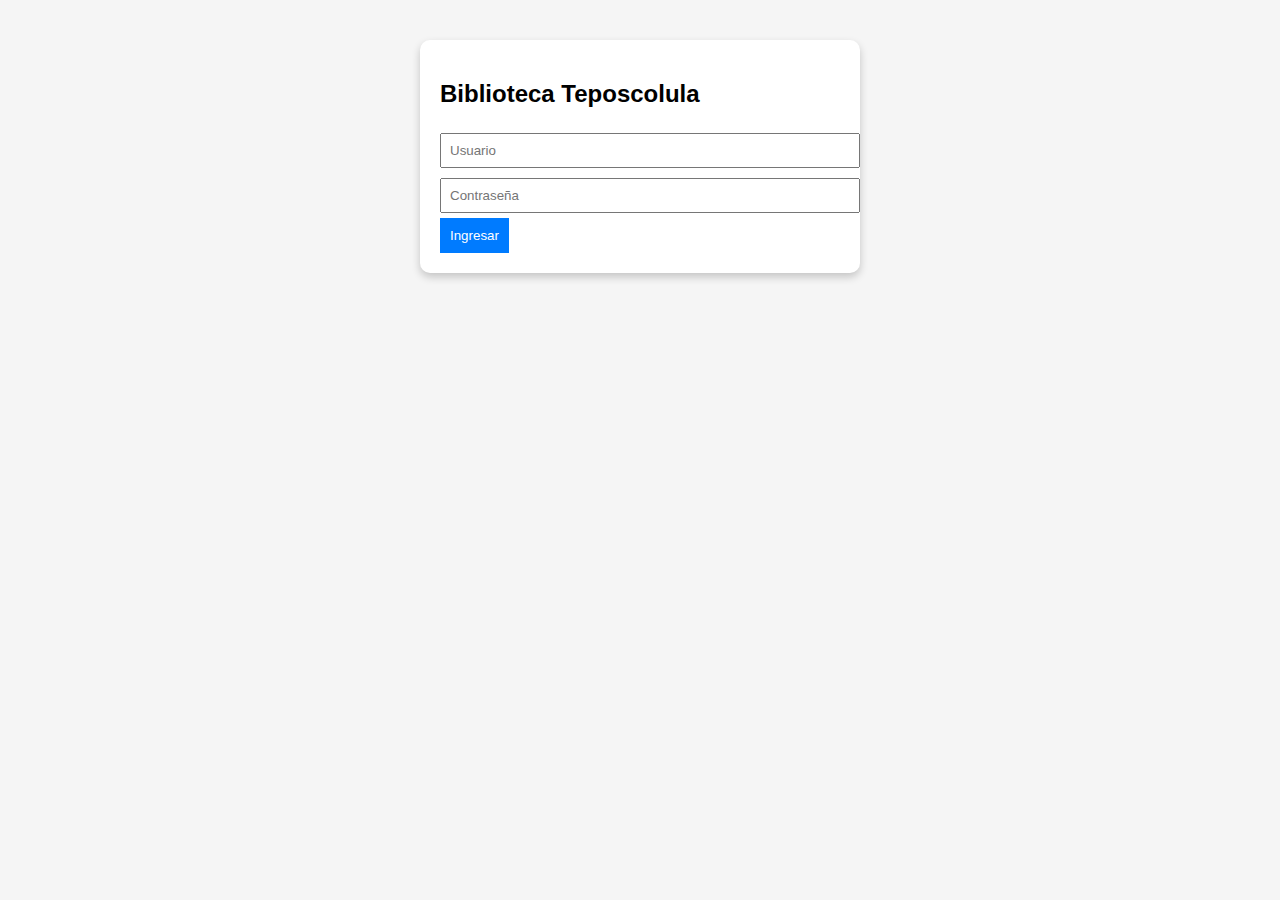
<file: index.html>
<!DOCTYPE html>
<html lang='es'>
<head>
<meta charset='UTF-8'>
<title>Biblioteca Teposcolula - Login</title>
<link rel='stylesheet' href='css/styles.css'>
</head>
<body>
<div class='login-container'>
<h2>Biblioteca Teposcolula</h2>
<form id='loginForm'>
<input type='text' id='username' placeholder='Usuario' required>
<input type='password' id='password' placeholder='Contraseña' required>
<button type='submit'>Ingresar</button>
</form>
</div>
<script src='js/login.js'></script>
</body>
</html>
</file>
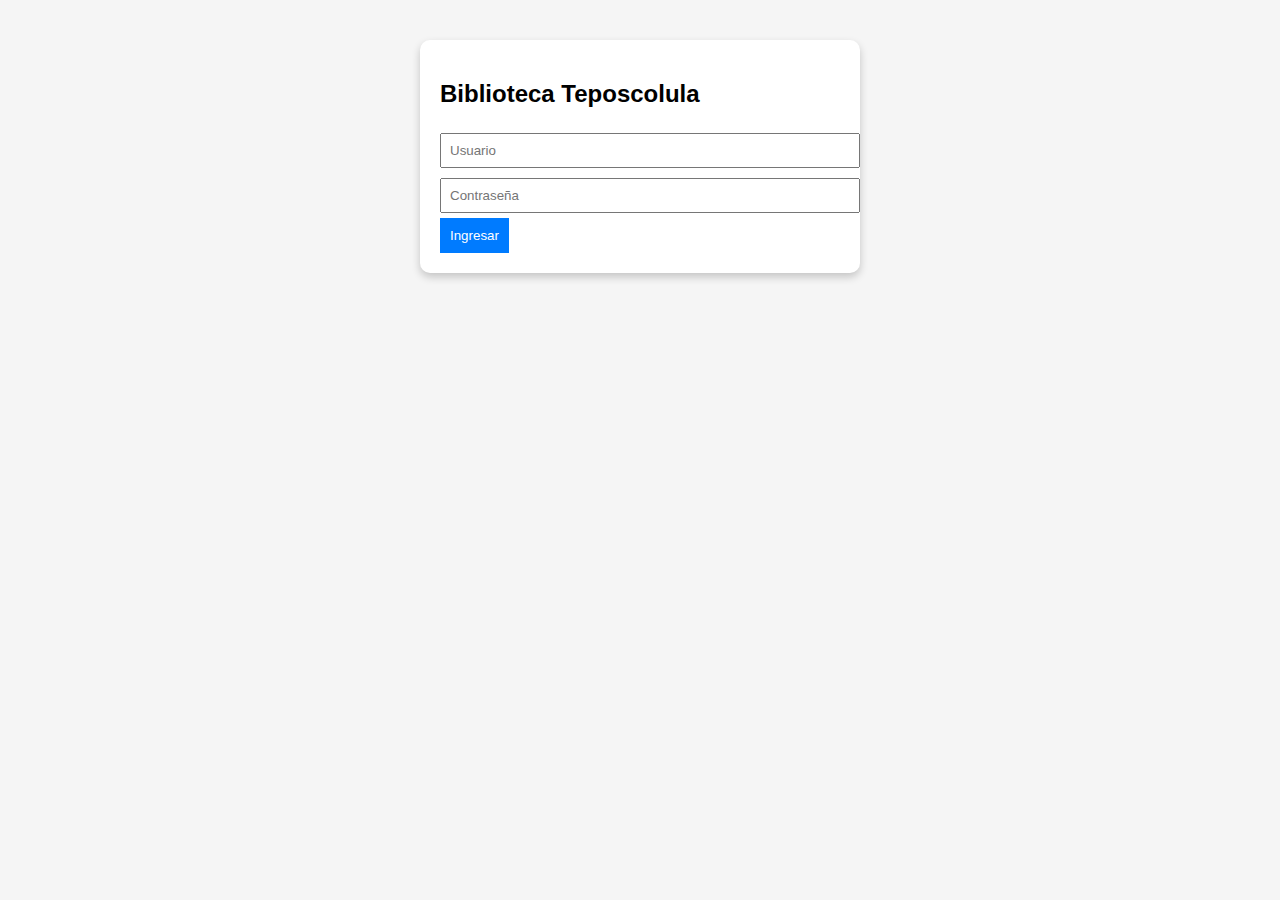
<file: admin.html>
<!DOCTYPE html>
<html lang='es'>
<head>
<meta charset='UTF-8'>
<title>Admin - Biblioteca Teposcolula</title>
<link rel='stylesheet' href='css/styles.css'>
</head>
<body>
<div class='admin-container'>
<h1>Panel Administrativo</h1>
<button onclick='logout()'>Cerrar sesión</button>

<h2>Agregar libro</h2>
<form id='addBookForm'>
<input type='text' id='titulo' placeholder='Título' required>
<input type='text' id='autor' placeholder='Autor' required>
<textarea id='descripcion' placeholder='Descripción'></textarea>
<select id='categoria'>
<option value='terror'>Terror</option>
<option value='cuentos'>Cuentos</option>
</select>
<button type='submit'>Agregar</button>
</form>

<h2>Libros registrados</h2>
<div id='listaLibros'></div>
</div>

<script src='js/admin.js'></script>
</body>
</html>
</file>
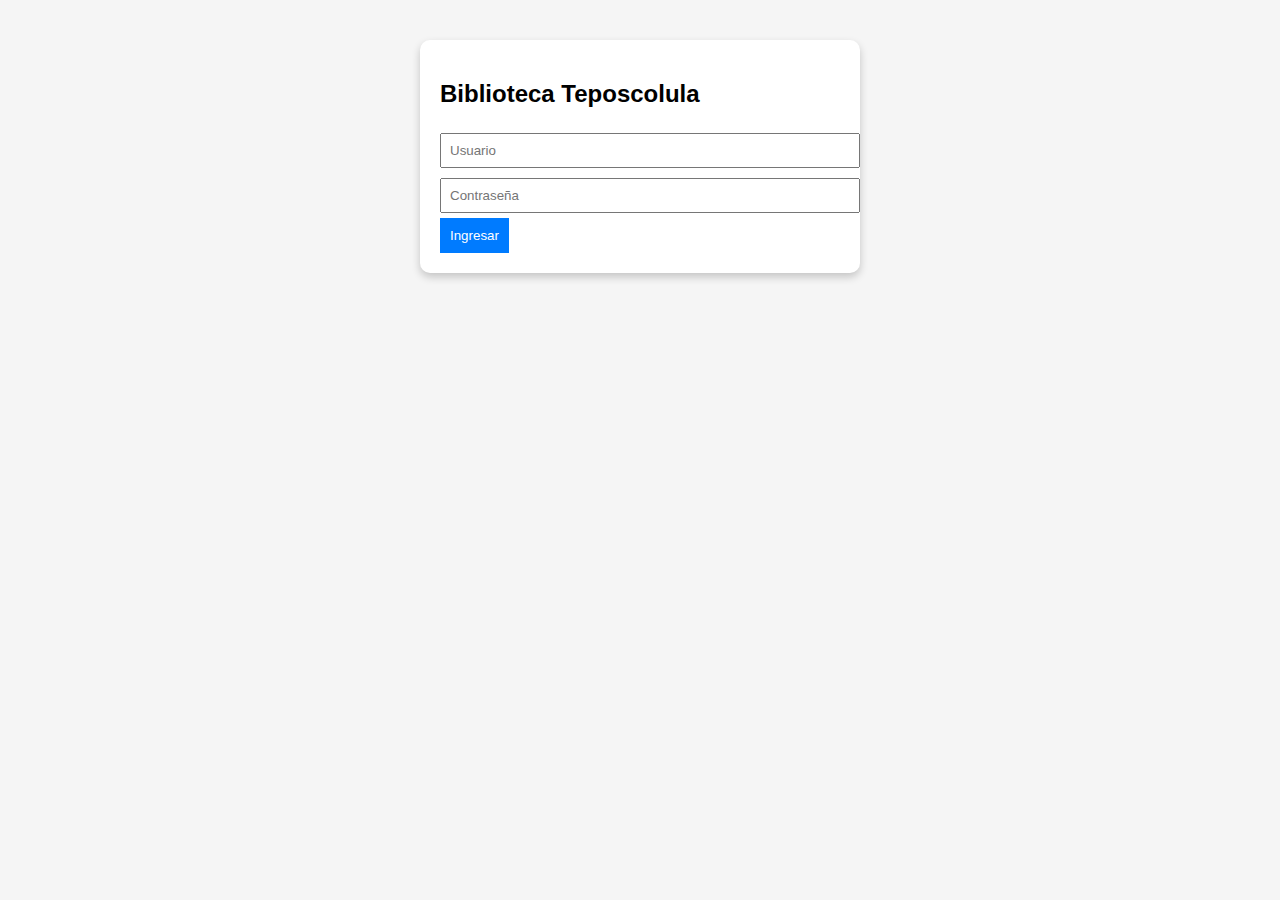
<file: cuentos.html>
<!DOCTYPE html>
<html lang='es'>
<head>
<meta charset='UTF-8'>
<title>Cuentos - Biblioteca Teposcolula</title>
<link rel='stylesheet' href='css/styles.css'>
</head>
<body>
<div class='catalogo-container'>
<h1>Cuentos Clásicos</h1>
<button onclick='logout()'>Cerrar sesión</button>

<div id='catalogo'></div>

</div>
<script src='js/cuentos.js'></script>
</body>
</html>
</file>
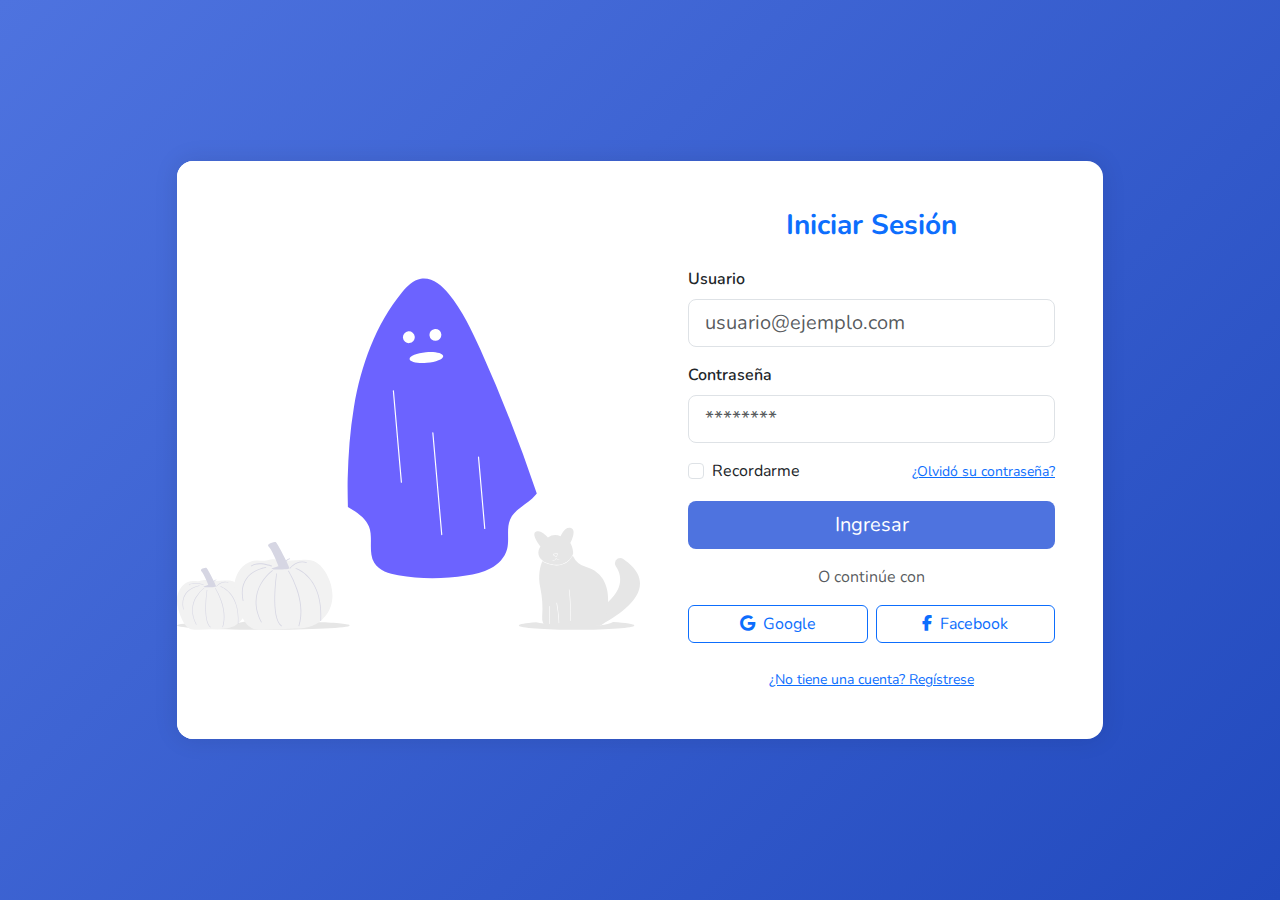
<file: fasdfa.html>
<!DOCTYPE html>
<html lang="es">
<head>
  <meta charset="UTF-8" />
  <meta name="viewport" content="width=device-width, initial-scale=1.0" />
  <title>Iniciar Sesión</title>

  <!-- Fuentes y estilos -->
  <link href="https://fonts.googleapis.com/css2?family=Nunito:wght@400;600;700&display=swap" rel="stylesheet">
  <link href="https://cdn.jsdelivr.net/npm/bootstrap@5.3.0/dist/css/bootstrap.min.css" rel="stylesheet">
  <link href="https://cdnjs.cloudflare.com/ajax/libs/font-awesome/6.4.0/css/all.min.css" rel="stylesheet">

  <style>
    body {
      font-family: 'Nunito', sans-serif;
      background: linear-gradient(135deg, #4e73df, #224abe);
      height: 100vh;
    }
    .card {
      border: none;
      border-radius: 1rem;
      box-shadow: 0 0 25px rgba(0,0,0,0.1);
    }
    /* Imagen lateral confiable (no necesita descarga) */
    .bg-image {
  background: url('img/login.svg') no-repeat center center;
  background-size: contain;
  background-color: #fff;
}

    .btn-login {
      background-color: #4e73df;
      color: #fff;
    }
    .btn-login:hover {
      background-color: #2e59d9;
    }
  </style>
</head>

<body>
  <section class="vh-100 d-flex align-items-center">
    <div class="container py-5 h-100">
      <div class="row justify-content-center align-items-center h-100">
        <div class="col-lg-10">
          <div class="card overflow-hidden">
            <div class="row g-0">
              
              <!-- Imagen lateral -->
              <div class="col-md-6 bg-image d-none d-md-block"></div>
              
              <!-- Formulario -->
              <div class="col-md-6 p-5">
                <h3 class="text-center mb-4 text-primary fw-bold">Iniciar Sesión</h3>

                <!-- Redirige directamente a table_alumnos.html -->
                <form action="table_alumnos.html" method="GET">
                  <div class="mb-3">
                    <label for="email" class="form-label fw-semibold">Usuario</label>
                    <input type="text" class="form-control form-control-lg" id="email" placeholder="usuario@ejemplo.com">
                  </div>
                  <div class="mb-3">
                    <label for="password" class="form-label fw-semibold">Contraseña</label>
                    <input type="password" class="form-control form-control-lg" id="password" placeholder="********">
                  </div>
                  <div class="d-flex justify-content-between align-items-center mb-3">
                    <div class="form-check">
                      <input class="form-check-input" type="checkbox" value="" id="remember">
                      <label class="form-check-label" for="remember">Recordarme</label>
                    </div>
                    <a href="#" class="small text-primary">¿Olvidó su contraseña?</a>
                  </div>
                  
                  <button type="submit" class="btn btn-login btn-lg w-100 mb-3">Ingresar</button>

                  <div class="text-center text-muted mb-3">O continúe con</div>
                  <div class="d-flex justify-content-between">
                    <a href="#" class="btn btn-outline-primary w-50 me-2">
                      <i class="fab fa-google me-2"></i>Google
                    </a>
                    <a href="#" class="btn btn-outline-primary w-50">
                      <i class="fab fa-facebook-f me-2"></i>Facebook
                    </a>
                  </div>

                  <div class="text-center mt-4">
                    <a href="#" class="small text-primary">¿No tiene una cuenta? Regístrese</a>
                  </div>
                </form>

              </div>
            </div>
          </div>
        </div>
      </div>
    </div>
  </section>

  <script src="https://cdn.jsdelivr.net/npm/bootstrap@5.3.0/dist/js/bootstrap.bundle.min.js"></script>
</body>
</html>
</file>
<file: css/styles.css>
body { font-family: Arial; background: #f5f5f5; }
.login-container, .admin-container, .catalogo-container {
width: 400px; margin: 40px auto; background: white; padding: 20px;
border-radius: 10px; box-shadow: 0 4px 8px rgba(0,0,0,0.2);
}
input, textarea, select { width: 100%; margin: 5px 0; padding: 8px; }
button { padding: 10px; background: #007bff; border: none; color: white; cursor: pointer; }
.book-card { background: #eee; padding: 10px; border-radius: 8px; margin: 10px 0; }
</file>
